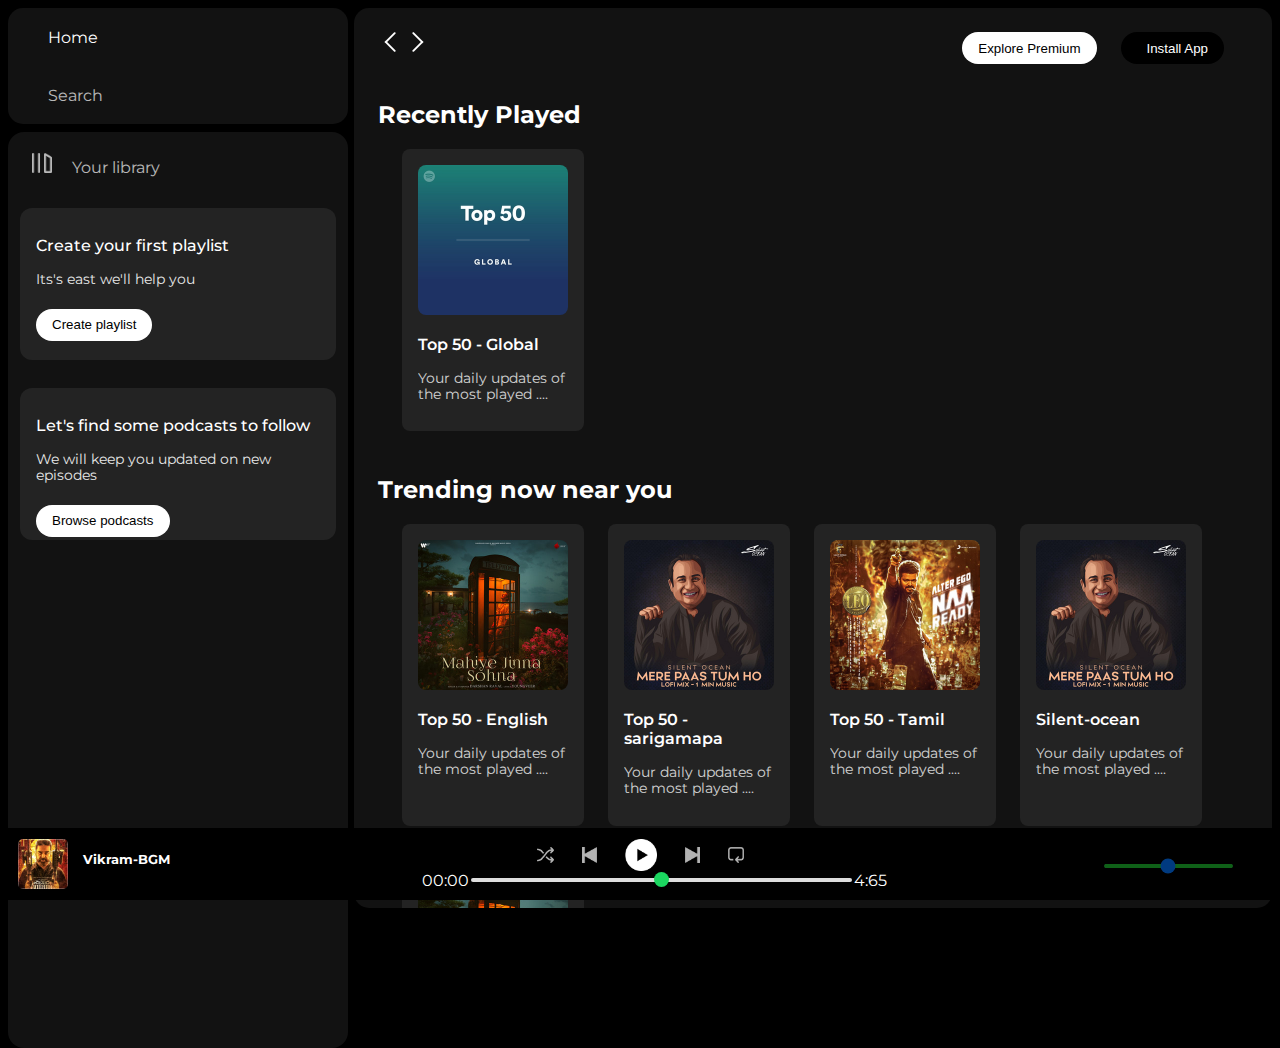
<file: index.html>
<!DOCTYPE html>
<html lang="en">
<head>
    <meta charset="UTF-8">
    <meta http-equiv="X-UA-Compatible" content="IE=edge">
    <meta name="viewport" content="width=device-width, initial-scale=1.0">
    <link rel="stylesheet" href="https://cdnjs.cloudflare.com/ajax/libs/font-awesome/6.4.0/css/all.min.css" integrity="sha512-iecdLmaskl7CVkqkXNQ/ZH/XLlvWZOJyj7Yy7tcenmpD1ypASozpmT/E0iPtmFIB46ZmdtAc9eNBvH0H/ZpiBw==" crossorigin="anonymous" referrerpolicy="no-referrer" />
    <link rel="icon" href="./assets/logo.png">
    <title>Spotify Web-player music</title>
    <link rel="stylesheet" href="CSS MAJOR PROJECT.CSS">
    <link rel="preconnect" href="https://fonts.googleapis.com">
    <link rel="preconnect" href="https://fonts.gstatic.com" crossorigin>
    <link href="https://fonts.googleapis.com/css2?family=Montserrat:wght@300;400;500;600;700&family=Poppins&display=swap" rel="stylesheet">
</head>
<body>
    
    <div class="main">
        <div class="sidebar">
            <div class="nav">
                <div class="nav-option" style="opacity: 1;">
                    <i class="fa-solid fa-house"></i>
                    <a href="#">Home</a>
                </div>
                <div class="nav-option">
                    <i class="fa-solid fa-magnifying-glass"></i>    
                    <a href="#">Search</a>
                </div>
            </div>
            <div class="library">
                <div class="options">
                    <div class="lib-option nav-option">
                        <img src="./assets/library_icon.png">   
                        <a href="#">Your library</a>
                    </div>
                    <div class="icons">
                        <i class="fa-solid fa-plus"></i>
                        <i class="fa-solid fa-arrow-right"></i>
                    </div>
                </div>
                <div class="lib-box">
                    <div class="boxes">
                        <p class="box-p1">Create your first playlist</p>
                        <p class="box-p2">Its's east we'll help you</p>
                        <button class="badge">Create playlist</button>
                    </div>
                    <div class="boxes">
                        <p class="box-p1">Let's find some podcasts to follow</p>
                        <p class="box-p2">We will keep you updated on new episodes</p>
                        <button class="badge">Browse podcasts</button>
                    </div>
                </div>
            </div>
        </div>
        <div class="main-content">
            <div class="sticky-nav">
                <div class="sticky-nav-icons">
                    <img src="./assets/backward_icon.png">
                    <img src="./assets/forward_icon.png" class="hide">
                </div>
                <div class="sticky-nav-options">
                    <button class="badge nav-item hide">Explore Premium</button>
                    <button class="badge nav-item dark-badge"> <i class="fa-regular fa-circle-down " style="margin: 5px;"></i> Install App</button>
                    <i class="fa-regular fa-user"></i>
                </div>
            </div>
            



            <h2>Recently Played</h2>
            <div class="cards-container">
                <div class="card">
                    <img src="./assets/card1img.jpeg" class="card-img">
                    <p class="card-title">Top 50 - Global</p>
                    <p class="card-info">Your daily updates of the most played ....</p>
                </div>
            </div>

            <h2>Trending now near you</h2>
            <div class="cards-container">
                <div class="card">
                    <img src="./assets/card2img.jpeg" class="card-img">
                    <p class="card-title">Top 50 - English</p>
                    <p class="card-info">Your daily updates of the most played ....</p>
                </div>

                <div class="card">
                    <img src="./assets/card3img.jpeg" class="card-img">
                    <p class="card-title">Top 50 - sarigamapa</p>
                    <p class="card-info">Your daily updates of the most played ....</p>
                </div>

                <div class="card">
                    <img src="./assets/card4img.jpeg" class="card-img">
                    <p class="card-title">Top 50 - Tamil</p>
                    <p class="card-info">Your daily updates of the most played ....</p>
                </div>

                <div class="card">
                    <img src="./assets/card3img.jpeg" class="card-img">
                    <p class="card-title">Silent-ocean</p>
                    <p class="card-info">Your daily updates of the most played ....</p>
                </div>

                <div class="card">
                    <img src="./assets/card2img.jpeg" class="card-img">
                    <p class="card-title">Mahiya sohana</p>
                    <p class="card-info">Your daily updates of the most played ....</p>
                </div>
            </div>


            <h2>Featured charts</h2>
            <div class="cards-container">
                <div class="card">
                    <img src="./assets/card5img.jpeg" class="card-img">
                    <p class="card-title">Top Songs - Global</p>
                    <p class="card-info">Your daily updates of the most played ....</p>
                </div>
                <div class="card">
                    <img src="./assets/card6img.jpeg" class="card-img">
                    <p class="card-title">Top Songs - India</p>
                    <p class="card-info">Your daily updates of the most played ....</p>
                </div>
                <div class="card">
                    <img src="./assets/card1img.jpeg" class="card-img">
                    <p class="card-title">Top 50 - Global</p>
                    <p class="card-info">Your daily updates of the most played ....</p>
                </div>
            </div>
                
                <div class="footer">
                    <div class="line"></div>
                </div>
        </div>
        <div class="music-player">
            <div class="album">
                <img src="./assets/vikram.webp" class="album-img">
                <div class="album-heading ">
                    <h5 >Vikram-BGM</h5> 
                </div><br>
                <!-- <div class="album-text ">
                    <h6 >Anirudh Ravichander</h6>
                </div> -->
                <i class="fa-regular fa-heart album-icons"></i>
                <i class="fa-solid fa-desktop album-icons"></i>
            
            </div>
            <div class="player">
                <div class="player-controls">
                    <img src="./assets/player_icon1.png" class="player-control-icon">
                    <img src="./assets/player_icon2.png" class="player-control-icon">
                    <img src="./assets/player_icon3.png" class="player-control-icon" style="opacity: 1; height:2rem">
                    <img src="./assets/player_icon4.png" class="player-control-icon">
                    <img src="./assets/player_icon5.png" class="player-control-icon">
                </div>
                <div class="playback-bar">
                    <span class="curr-time">00:00</span>
                    <input type="range" min="0" max="100" class="progress-bar" step="1">
                    <span class="tot-time">4:65</span>
                </div>
            </div>
            <div class="controls">
                <i class="fa-regular fa-file-audio control-icons" ></i>
                <i class="fa-solid fa-microphone-lines control-icons"></i>
                <i class="fa-solid fa-bars control-icons"></i>
                <i class="fa-brands fa-bluetooth control-icons"></i>
                <i class="fa-solid fa-volume-high control-icons"></i>
                <input type="range" class="control-icons vol-bar">
            </div>
        </div>
    </div>
</body>
</html>
</file>
<file: CSS MAJOR PROJECT.CSS>
body{
    font-family: 'Montserrat', sans-serif;
    margin: 0;
    background-color: black;
    color: white;
    overflow: hidden;
}

.main{
    display: flex;
    height: 100vh;
    padding: 0.5rem;
}

.sidebar{
    background-color: black;
    width: 340px;
    border-radius: 15px;
}

.main-content{
    background-color: #121212;
    flex: 1;
    border-radius: 15px;
    overflow: auto;
    padding: 0 1.5rem 0 1.5rem;
    margin-left: 6px;
}

.music-player{
    background-color: black;
    position: fixed;
    bottom: 0;
    width: 100%;
    height: 72px;
}

a{
    text-decoration: none;
    color: white;
}

.nav{
    background-color: #121212;
    border-radius: 15px;
    display: flex;
    flex-direction: column;
    justify-content: center;
    height: 100px;
    padding: 0.5rem 0.75rem;
}

.nav-option{
    line-height: 2.5rem;
    opacity: 0.7;
    padding: 0.5rem 0.75rem;
}

.nav-option:hover{
    opacity: 1;
}

.nav-option i{
    font-size: 1.25rem;
}

.nav-option a{
    font-size: 1rem;
    margin-left: 1rem;
}

.library{
    background-color: #121212;
    border-radius: 1rem;
    height: 100%;
    margin-top: 0.5rem;
    padding: 0.5rem 0.75rem;
    
}

.options{
    display: flex;
    justify-content: space-between;
}

.lib-option img{
    height: 1.25rem;
    width: 1.25rem;
}

.icons{
    font-size: 1.25rem;
    margin-top: 1.2rem;
    display: flex;
}

.icons i{
    opacity: 0.7;
    margin-right: 1rem;
}

.icons i:hover{
    opacity: 1;
}

.boxes{
    height: 8rem;
    background-color: #232323;
    border-radius: 0.75rem;
    margin: 0.75rem 0 1.75rem 0;
    padding: 0.75rem 1rem;
}

.box-p1{
    font-size: 1rem;
    font-weight: 500;
}

.box-p2{
    font-size: 0.85rem;
    opacity: 0.9;
}

.badge{
    background-color: white;
    border: none;
    border-radius: 100px;
    padding: 0.25rem 1rem;
    font-weight: 700px;
    margin-top: 0.5rem;
    height: 2rem;
    width: fit-content;
}

.dark-badge{
    background-color: black;
    color: white;
}

.sticky-nav{
    position: sticky;
    top: 0;
    background-color: #121212;
    display: flex;
    justify-content: space-between;
    align-items: center;
    padding: 1rem 0 1rem 0;
    z-index: 10;
}

.sticky-nav-icons {
    margin-left: 0.75;
}

.sticky-nav-icons:hover{
    transform: scale(1.1);
}

.sticky-nav-options{
    display: flex;
    justify-content: center;
    align-items: center;
}

.nav-item{
    margin-right: 1.5rem;
}

@media (max-width:1000px){
    .hide{
        display: none;
    }
}

.card{
    background-color: #232323;
    width: 150px;
    border-radius: 0.5rem;
    padding: 1rem;
    margin-left: 1.5rem;
    margin-bottom: 1.5rem;
}

.card:hover{
    transform: scale(1.02);
    transition: 0.2s;
}

.cards-container{
    display: flex;
    flex-wrap: wrap;
}

.card-img{
    width: 100%;
    border-radius: 0.5rem;
}

.card-title{
    font-weight: 600;
}

.card-info{
    font-size: 0.85rem;
    opacity: 0.8;
    /* z-index: 10; */
}

.footer{
    height: 200px;
    display: flex;
    align-items: center;
    justify-content: center;
}


.line{
    width: 900%;
    height: 70%;
    border-top: 1px solid white;
    opacity: 0.4;
}

.music-player{
    display: flex;
    justify-content: space-between;
    align-items: center;
}

.album{
    width: 25%;
    display: flex;
    flex-direction: row;

    /* background-color: aquamarine; */
}

.album-img{
    height: 50px;
    width: 50px;
    border: none;
    border-radius: 5px;
    margin: 10px;
}

.album-heading{
    margin-left: 5px;
    margin-right: 15px;
    align-items: center;
    justify-content: center;
    
}

.album-icons{
    margin-top: 25px;
    margin-left: 15px;
    opacity: 0.5;

}

.album-heading:hover{
    text-decoration: underline;
}

.album-icons:hover{
    opacity: 1;
    transform: scale(1.1);
    transition: 0.2s;
}

/* .album-text{
    justify-content: bottom;
    align-items: bottom;
    font-size: 10px;
}

.set{
    display: flex;
    flex-direction: column;
}
  */

.player{
    width: 50%;
    padding-left: 8%;
    align-items: center;
    justify-content: center;
    /* background-color: rgb(22, 51, 170); */
}


.player-controls{
    display: flex;
    justify-content: center;
    align-items: center;
}

.controls{
    width: 25%;
    padding-left: 7%;
    /* background-color: aqua; */
}

.control-icons{
    margin: 8px;
    opacity: 0.5;    
}

.control-icons:hover{
    opacity: 1;
    transform: scale(1.1);
    transition: 0.2s;
}

.vol-bar::-webkit-slider-runnable-track{
    background-color: #1ec131;
    border-radius: 100px;
    height: 0.2rem;
}

.vol-bar::-webkit-slider-thumb{
    appearance: none;
    height: 15px;
    width: 15px;
    background-color: #1bd760;
    border-radius: 50%;
    margin-top: -6px;
}


.player-control-icon{
    height: 1rem;
    margin-right: 1.75rem;
    opacity: 0.7;
}

.player-control-icon:hover{
    opacity: 1;
    transform: scale(1.1);
    transition: 0.2s;
}

.playback-bar{
    display: flex;
    justify-content: center;
    align-items: center;
}

.progress-bar{
    width: 70%;
    appearance: none;
    background-color: transparent;
    cursor: pointer;
}

.progress-bar::-webkit-slider-runnable-track{
    background-color: #ddd;
    border-radius: 100px;
    height: 0.2rem;
}

.progress-bar::-webkit-slider-thumb{
    appearance: none;
    height: 15px;
    width: 15px;
    background-color: #1bd760;
    border-radius: 50%;
    margin-top: -6px;
}
</file>
